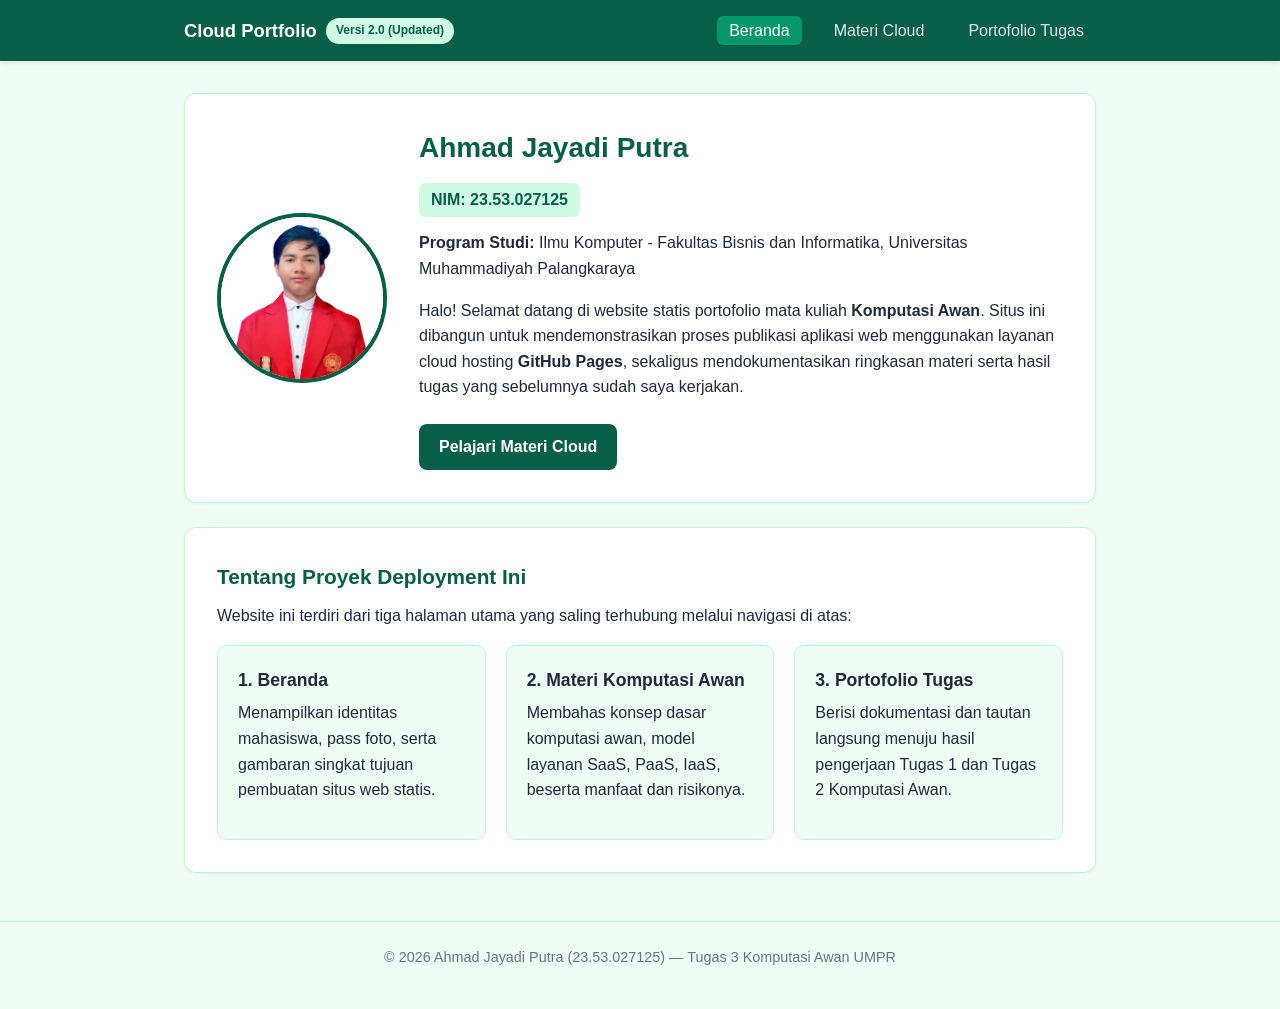
<file: index.html>
<!DOCTYPE html>
<html lang="id">
<head>
  <meta charset="UTF-8">
  <meta name="viewport" content="width=device-width, initial-scale=1.0">
  <title>Beranda - Ahmad Jayadi Putra | Komputasi Awan</title>
  <link rel="stylesheet" href="assets/css/style.css">
</head>
<body>
  <header>
    <div class="nav-container">
      <div class="brand">
        <span>Cloud Portfolio</span>
        <span class="version-badge">Versi 2.0 (Updated)</span>
      </div>
      <nav>
        <ul>
          <li><a href="index.html" class="active">Beranda</a></li>
          <li><a href="materi.html">Materi Cloud</a></li>
          <li><a href="portofolio.html">Portofolio Tugas</a></li>
        </ul>
      </nav>
    </div>
  </header>

  <main>
    <section class="card">
      <div class="profile-box">
        <img src="assets/images/profil.jpeg" alt="Foto Profil Ahmad Jayadi Putra" class="profile-img">
        <div class="profile-info">
          <h1>Ahmad Jayadi Putra</h1>
          <span class="nim-tag">NIM: 23.53.027125</span>
          <p><strong>Program Studi:</strong> Ilmu Komputer - Fakultas Bisnis dan Informatika, Universitas Muhammadiyah Palangkaraya</p>
          <p>Halo! Selamat datang di website statis portofolio mata kuliah <strong>Komputasi Awan</strong>. Situs ini dibangun untuk mendemonstrasikan proses publikasi aplikasi web menggunakan layanan cloud hosting <strong>GitHub Pages</strong>, sekaligus mendokumentasikan ringkasan materi serta hasil tugas yang sebelumnya sudah saya kerjakan.</p>
          <a href="materi.html" class="btn">Pelajari Materi Cloud</a>
        </div>
      </div>
    </section>

    <section class="card">
      <h2>Tentang Proyek Deployment Ini</h2>
      <p>Website ini terdiri dari tiga halaman utama yang saling terhubung melalui navigasi di atas:</p>
      <div class="grid-3">
        <div class="sub-card">
          <h3>1. Beranda</h3>
          <p>Menampilkan identitas mahasiswa, pass foto, serta gambaran singkat tujuan pembuatan situs web statis.</p>
        </div>
        <div class="sub-card">
          <h3>2. Materi Komputasi Awan</h3>
          <p>Membahas konsep dasar komputasi awan, model layanan SaaS, PaaS, IaaS, beserta manfaat dan risikonya.</p>
        </div>
        <div class="sub-card">
          <h3>3. Portofolio Tugas</h3>
          <p>Berisi dokumentasi dan tautan langsung menuju hasil pengerjaan Tugas 1 dan Tugas 2 Komputasi Awan.</p>
        </div>
      </div>
    </section>
  </main>

  <footer>
    <p>&copy; 2026 Ahmad Jayadi Putra (23.53.027125) — Tugas 3 Komputasi Awan UMPR</p>
  </footer>
</body>
</html>
</file>
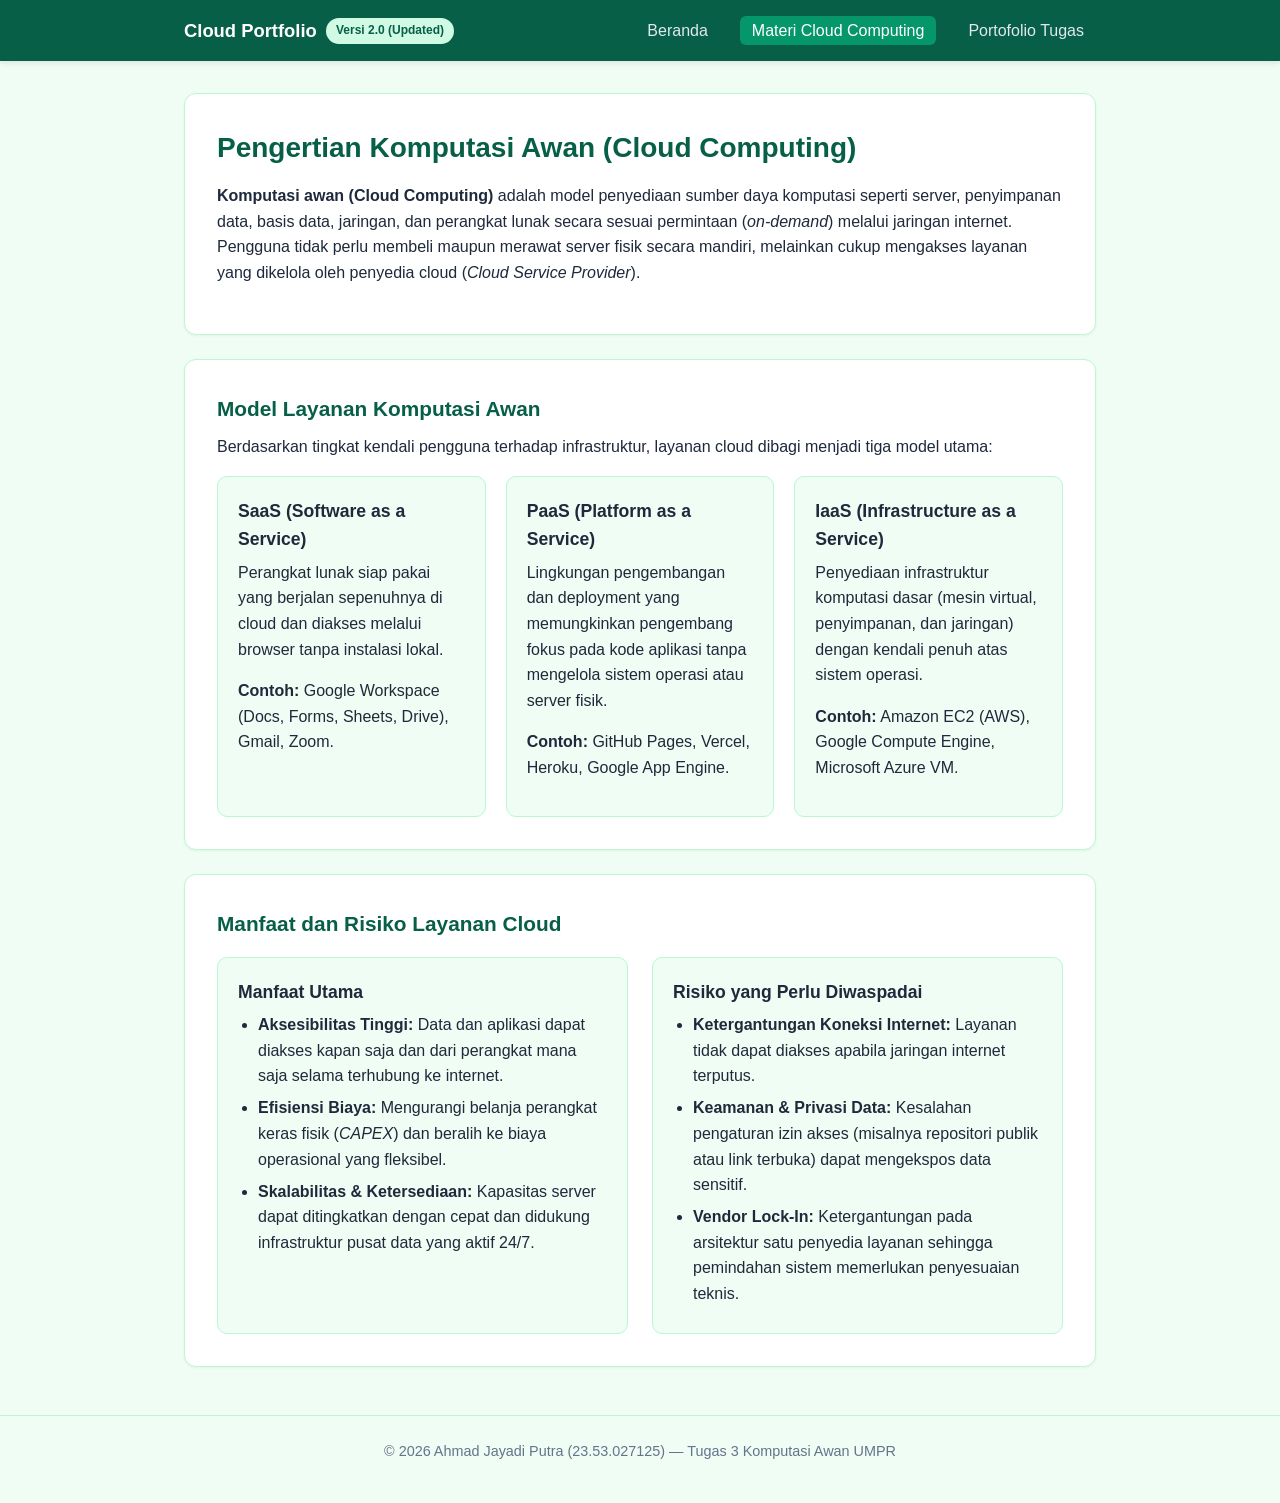
<file: materi.html>
<!DOCTYPE html>
<html lang="id">
<head>
  <meta charset="UTF-8">
  <meta name="viewport" content="width=device-width, initial-scale=1.0">
  <title>Materi Komputasi Awan - Ahmad Jayadi Putra</title>
  <link rel="stylesheet" href="assets/css/style.css">
</head>
<body>
  <header>
    <div class="nav-container">
      <div class="brand">
        <span>Cloud Portfolio</span>
        <span class="version-badge">Versi 2.0 (Updated)</span>
      </div>
      <nav>
        <ul>
          <li><a href="index.html">Beranda</a></li>
          <li><a href="materi.html" class="active">Materi Cloud Computing</a></li>
          <li><a href="portofolio.html">Portofolio Tugas</a></li>
        </ul>
      </nav>
    </div>
  </header>

  <main>
    <section class="card">
      <h1>Pengertian Komputasi Awan (Cloud Computing)</h1>
      <p><strong>Komputasi awan (Cloud Computing)</strong> adalah model penyediaan sumber daya komputasi seperti server, penyimpanan data, basis data, jaringan, dan perangkat lunak secara sesuai permintaan (<em>on-demand</em>) melalui jaringan internet. Pengguna tidak perlu membeli maupun merawat server fisik secara mandiri, melainkan cukup mengakses layanan yang dikelola oleh penyedia cloud (<em>Cloud Service Provider</em>).</p>
    </section>

    <section class="card">
      <h2>Model Layanan Komputasi Awan</h2>
      <p>Berdasarkan tingkat kendali pengguna terhadap infrastruktur, layanan cloud dibagi menjadi tiga model utama:</p>
      <div class="grid-3">
        <div class="sub-card">
          <h3>SaaS (Software as a Service)</h3>
          <p>Perangkat lunak siap pakai yang berjalan sepenuhnya di cloud dan diakses melalui browser tanpa instalasi lokal.</p>
          <p><strong>Contoh:</strong> Google Workspace (Docs, Forms, Sheets, Drive), Gmail, Zoom.</p>
        </div>
        <div class="sub-card">
          <h3>PaaS (Platform as a Service)</h3>
          <p>Lingkungan pengembangan dan deployment yang memungkinkan pengembang fokus pada kode aplikasi tanpa mengelola sistem operasi atau server fisik.</p>
          <p><strong>Contoh:</strong> GitHub Pages, Vercel, Heroku, Google App Engine.</p>
        </div>
        <div class="sub-card">
          <h3>IaaS (Infrastructure as a Service)</h3>
          <p>Penyediaan infrastruktur komputasi dasar (mesin virtual, penyimpanan, dan jaringan) dengan kendali penuh atas sistem operasi.</p>
          <p><strong>Contoh:</strong> Amazon EC2 (AWS), Google Compute Engine, Microsoft Azure VM.</p>
        </div>
      </div>
    </section>

    <section class="card">
      <h2>Manfaat dan Risiko Layanan Cloud</h2>
      <div class="grid-2">
        <div class="sub-card">
          <h3>Manfaat Utama</h3>
          <ul>
            <li><strong>Aksesibilitas Tinggi:</strong> Data dan aplikasi dapat diakses kapan saja dan dari perangkat mana saja selama terhubung ke internet.</li>
            <li><strong>Efisiensi Biaya:</strong> Mengurangi belanja perangkat keras fisik (<em>CAPEX</em>) dan beralih ke biaya operasional yang fleksibel.</li>
            <li><strong>Skalabilitas & Ketersediaan:</strong> Kapasitas server dapat ditingkatkan dengan cepat dan didukung infrastruktur pusat data yang aktif 24/7.</li>
          </ul>
        </div>
        <div class="sub-card">
          <h3>Risiko yang Perlu Diwaspadai</h3>
          <ul>
            <li><strong>Ketergantungan Koneksi Internet:</strong> Layanan tidak dapat diakses apabila jaringan internet terputus.</li>
            <li><strong>Keamanan & Privasi Data:</strong> Kesalahan pengaturan izin akses (misalnya repositori publik atau link terbuka) dapat mengekspos data sensitif.</li>
            <li><strong>Vendor Lock-In:</strong> Ketergantungan pada arsitektur satu penyedia layanan sehingga pemindahan sistem memerlukan penyesuaian teknis.</li>
          </ul>
        </div>
      </div>
    </section>
  </main>

  <footer>
    <p>&copy; 2026 Ahmad Jayadi Putra (23.53.027125) — Tugas 3 Komputasi Awan UMPR</p>
  </footer>
</body>
</html>
</file>
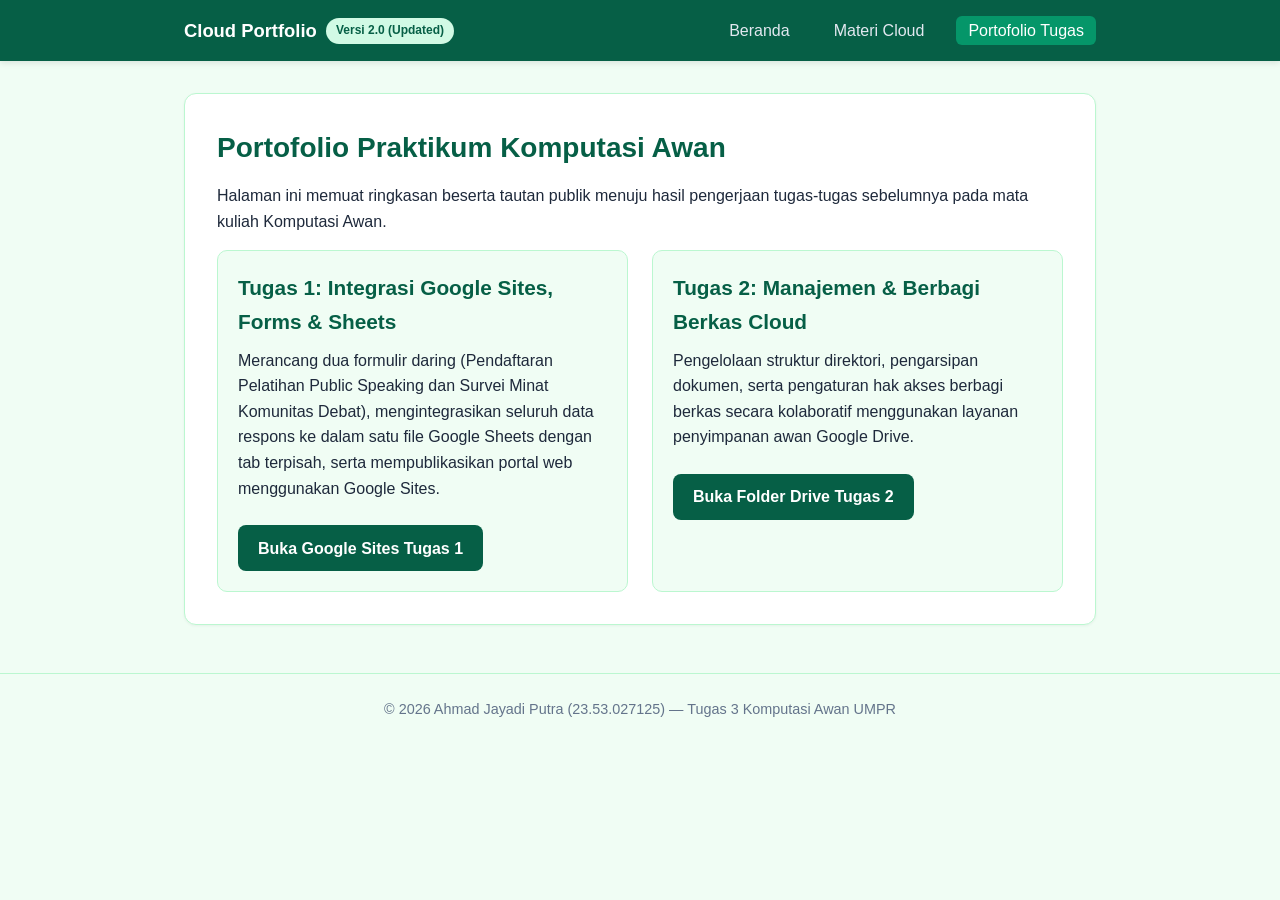
<file: portofolio.html>
<!DOCTYPE html>
<html lang="id">
<head>
  <meta charset="UTF-8">
  <meta name="viewport" content="width=device-width, initial-scale=1.0">
  <title>Portofolio Tugas - Ahmad Jayadi Putra</title>
  <link rel="stylesheet" href="assets/css/style.css">
</head>
<body>
  <header>
    <div class="nav-container">
      <div class="brand">
        <span>Cloud Portfolio</span>
        <span class="version-badge">Versi 2.0 (Updated)</span>
      </div>
      <nav>
        <ul>
          <li><a href="index.html">Beranda</a></li>
          <li><a href="materi.html">Materi Cloud</a></li>
          <li><a href="portofolio.html" class="active">Portofolio Tugas</a></li>
        </ul>
      </nav>
    </div>
  </header>

  <main>
    <section class="card">
      <h1>Portofolio Praktikum Komputasi Awan</h1>
      <p>Halaman ini memuat ringkasan beserta tautan publik menuju hasil pengerjaan tugas-tugas sebelumnya pada mata kuliah Komputasi Awan.</p>

      <div class="grid-2">
        <div class="sub-card">
          <h2>Tugas 1: Integrasi Google Sites, Forms &amp; Sheets</h2>
          <p>Merancang dua formulir daring (Pendaftaran Pelatihan Public Speaking dan Survei Minat Komunitas Debat), mengintegrasikan seluruh data respons ke dalam satu file Google Sheets dengan tab terpisah, serta mempublikasikan portal web menggunakan Google Sites.</p>
          <a href="https://sites.google.com/view/ahmadjayadi-tugas1-cloudcomp/beranda" target="_blank" rel="noopener noreferrer" class="btn">Buka Google Sites Tugas 1</a>
        </div>

        <div class="sub-card">
          <h2>Tugas 2: Manajemen &amp; Berbagi Berkas Cloud</h2>
          <p>Pengelolaan struktur direktori, pengarsipan dokumen, serta pengaturan hak akses berbagi berkas secara kolaboratif menggunakan layanan penyimpanan awan Google Drive.</p>
          <a href="https://drive.google.com/drive/folders/16jT8H9uCGCkQRLS1gdENlFHjeYiOTLsm?usp=sharing" target="_blank" rel="noopener noreferrer" class="btn">Buka Folder Drive Tugas 2</a>
        </div>
      </div>
    </section>
  </main>

  <footer>
    <p>&copy; 2026 Ahmad Jayadi Putra (23.53.027125) — Tugas 3 Komputasi Awan UMPR</p>
  </footer>
</body>
</html>
</file>
<file: assets/css/style.css>
/* Tema Utama Versi 2: Hijau Zamrud (Emerald) */
:root {
  --primary: #065f46;
  --primary-light: #059669;
  --accent: #d1fae5;
  --bg: #f0fdf4;
  --card-bg: #ffffff;
  --text: #1e293b;
  --text-muted: #64748b;
  --border: #bbf7d0;
}

* {
  box-sizing: border-box;
  margin: 0;
  padding: 0;
}

body {
  font-family: 'Segoe UI', Tahoma, Geneva, Verdana, sans-serif;
  background-color: var(--bg);
  color: var(--text);
  line-height: 1.6;
}

/* Navigasi */
header {
  background-color: var(--primary);
  color: #ffffff;
  padding: 1rem 0;
  box-shadow: 0 2px 6px rgba(0, 0, 0, 0.1);
}

.nav-container {
  max-width: 960px;
  margin: 0 auto;
  padding: 0 1.5rem;
  display: flex;
  justify-content: space-between;
  align-items: center;
  flex-wrap: wrap;
  gap: 1rem;
}

.brand {
  font-size: 1.15rem;
  font-weight: 700;
  display: flex;
  align-items: center;
  gap: 0.6rem;
}

.version-badge {
  background-color: var(--accent);
  color: var(--primary);
  font-size: 0.75rem;
  padding: 0.2rem 0.6rem;
  border-radius: 999px;
  font-weight: 700;
}

nav ul {
  list-style: none;
  display: flex;
  gap: 1.25rem;
}

nav a {
  color: #e2e8f0;
  text-decoration: none;
  font-weight: 500;
  padding: 0.4rem 0.75rem;
  border-radius: 6px;
  transition: background 0.2s, color 0.2s;
}

nav a:hover,
nav a.active {
  background-color: var(--primary-light);
  color: #ffffff;
}

/* Kontainer Utama */
main {
  max-width: 960px;
  margin: 2rem auto;
  padding: 0 1.5rem;
}

.card {
  background-color: var(--card-bg);
  border: 1px solid var(--border);
  border-radius: 12px;
  padding: 2rem;
  margin-bottom: 1.5rem;
  box-shadow: 0 1px 3px rgba(0, 0, 0, 0.05);
}

h1 {
  color: var(--primary);
  font-size: 1.75rem;
  margin-bottom: 0.75rem;
}

h2 {
  color: var(--primary);
  font-size: 1.3rem;
  margin-bottom: 0.6rem;
}

h3 {
  color: var(--text);
  font-size: 1.1rem;
  margin-bottom: 0.4rem;
}

p {
  margin-bottom: 1rem;
}

/* Halaman Beranda - Profil */
.profile-box {
  display: flex;
  align-items: center;
  gap: 2rem;
  flex-wrap: wrap;
}

.profile-img {
  width: 170px;
  height: 170px;
  object-fit: cover;
  border-radius: 50%;
  border: 4px solid var(--primary);
}

.profile-info {
  flex: 1;
  min-width: 250px;
}

.nim-tag {
  display: inline-block;
  background-color: var(--accent);
  color: var(--primary);
  font-weight: 600;
  padding: 0.25rem 0.75rem;
  border-radius: 6px;
  margin-bottom: 0.85rem;
}

/* Grid Kartu Materi & Portofolio */
.grid-3 {
  display: grid;
  grid-template-columns: repeat(auto-fit, minmax(260px, 1fr));
  gap: 1.25rem;
  margin-top: 1rem;
}

.grid-2 {
  display: grid;
  grid-template-columns: repeat(auto-fit, minmax(300px, 1fr));
  gap: 1.5rem;
  margin-top: 1rem;
}

.sub-card {
  background-color: var(--bg);
  border: 1px solid var(--border);
  border-radius: 10px;
  padding: 1.25rem;
}

.sub-card ul {
  margin-left: 1.25rem;
  color: var(--text);
}

.sub-card li {
  margin-bottom: 0.4rem;
}

/* Tombol */
.btn {
  display: inline-block;
  background-color: var(--primary);
  color: #ffffff;
  text-decoration: none;
  padding: 0.65rem 1.25rem;
  border-radius: 8px;
  font-weight: 600;
  margin-top: 0.5rem;
  transition: background 0.2s;
}

.btn:hover {
  background-color: var(--primary-light);
}

/* Footer */
footer {
  text-align: center;
  padding: 1.5rem;
  color: var(--text-muted);
  font-size: 0.9rem;
  border-top: 1px solid var(--border);
  margin-top: 3rem;
}
</file>
